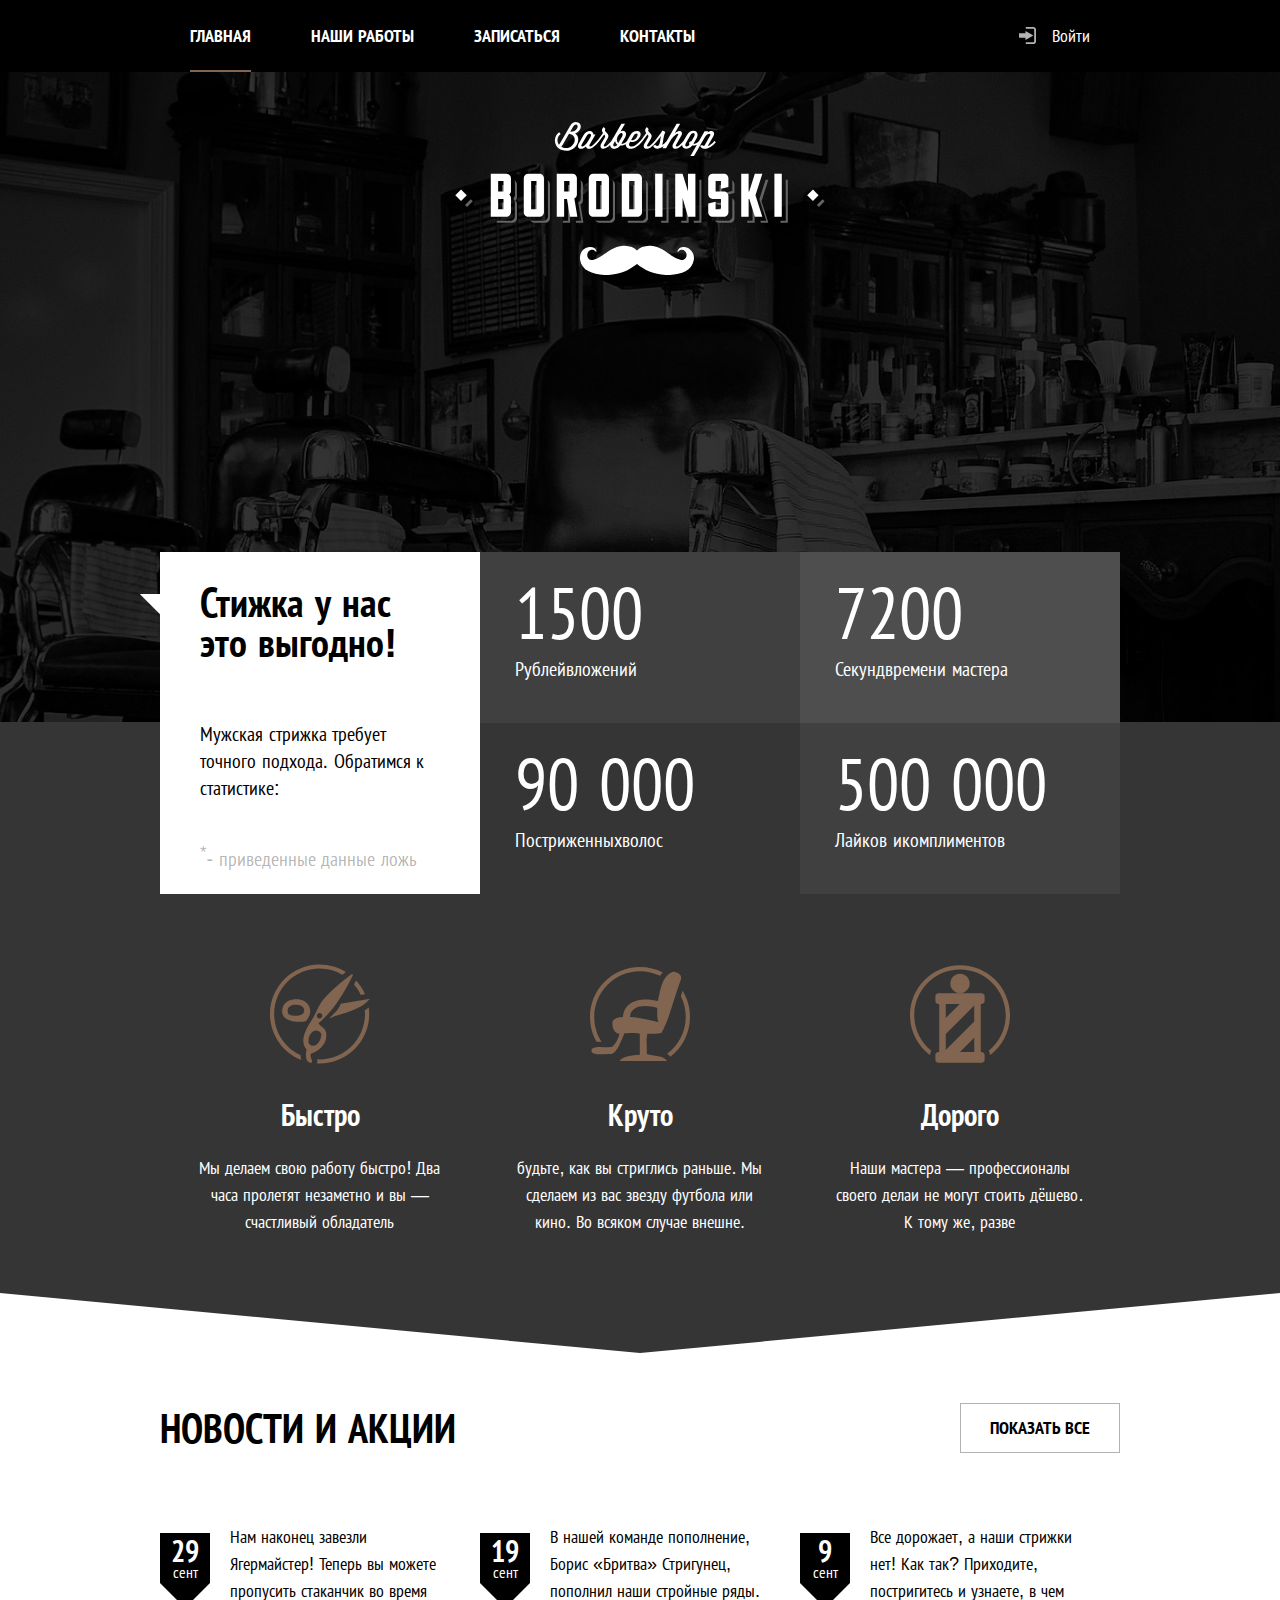
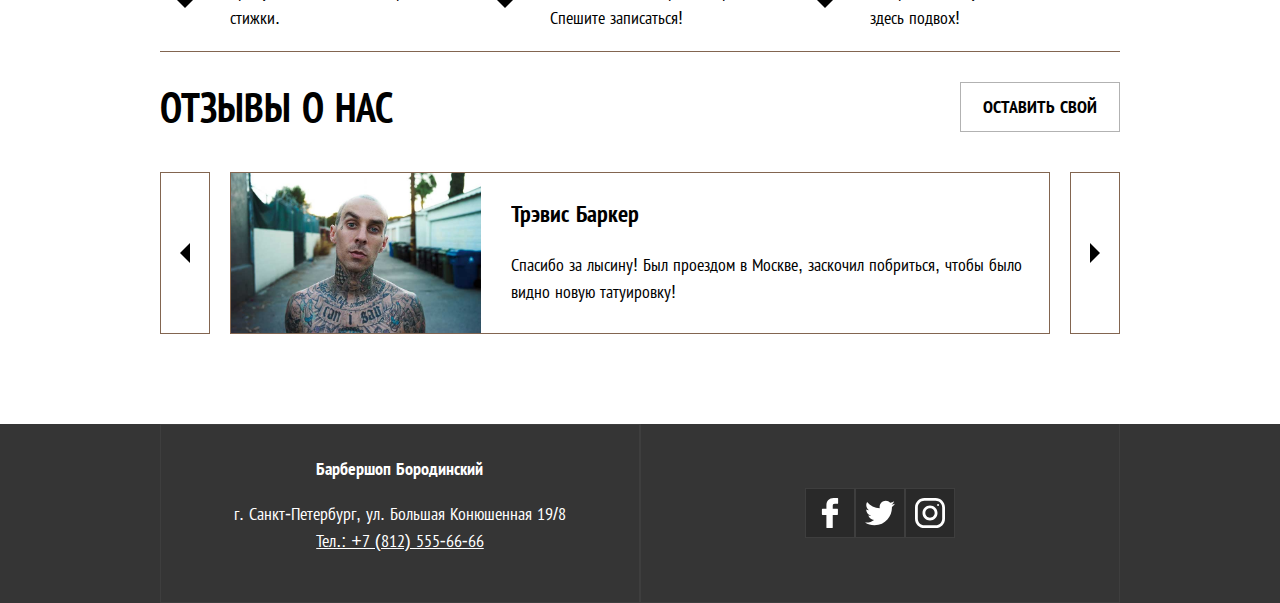
<file: index.html>
<!DOCTYPE html>
<html lang="en">

<head>
  <meta charset="UTF-8" />
  <meta name="viewport" content="width=device-width, initial-scale=1.0" />
  <meta http-equiv="X-UA-Compatible" content="ie=edge" />
  <link rel="stylesheet" href="css/style.css" />
  <title>Home page</title>
</head>

<body>
  <header class="page-header">
    <div class="page-header__logo">
      <a>
        <picture>
          <source media="(min-width: 1200px)" srcset="img/logotype-desktop.svg" />
          <source media="(min-width:768px)" srcset="img/logotype-tablet.svg" />
          <img class="page-header__logo-image" src="img/logotype-mobile.svg" width="226" height="30"
            alt="Барбершоп «Бородинский»" />
        </picture>
      </a>
    </div>
    <nav class="main-nav main-nav--closed main-nav--nojs">
      <button class="main-nav__toggle" type="button">
        <span class="visually-hidden">Открыть меню</span>
      </button>
      <div class="main-nav__wrapper">
        <ul class="main-nav__list site-list">
          <li class="list-item list-item--active"><a>Главная</a></li>
          <li class="list-item ">
            <a href="photo.html">Наши работы</a>
          </li>
          <li class="list-item ">
            <a href="form.html">Записаться</a>
          </li>
          <li class="list-item ">
            <a href="#">Контакты</a>
          </li>
        </ul>
        <ul class="main-nav__list site-user">
          <li class="list-user">
            <a href="#" id="open-modal">
              <svg class="enter-icon" version="1.1" id="Capa_1" xmlns="http://www.w3.org/2000/svg"
                xmlns:xlink="http://www.w3.org/1999/xlink" x="0px" y="0px" width="17px" height="17px"
                viewBox="0 0 95.667 95.667" style="enable-background:new 0 0 95.667 95.667;" xml:space="preserve">
                <g>
                  <g>
                    <path
                      d="M39.173,72.344l39.447-22.777c0.619-0.356,1-1.018,1-1.731s-0.381-1.375-1-1.732L39.173,23.324
                			c-0.619-0.357-1.381-0.357-2,0c-0.619,0.357-1,1.018-1,1.732v10.605H2.121c-1.104,0-2,0.896-2,2v20.344c0,1.104,0.896,2,2,2
                			h34.053v10.604c0,0.716,0.381,1.375,1,1.732c0.31,0.18,0.655,0.268,1,0.268C38.519,72.609,38.864,72.521,39.173,72.344z" />
                    <path d="M80.775,0H40.026c-1.104,0-2,0.896-2,2v6c0,1.104,0.896,2,2,2h40.749c2.632,0,4.771,2.141,4.771,4.771v66.125
                			c0,2.631-2.141,4.771-4.771,4.771H40.026c-1.104,0-2,0.896-2,2v6c0,1.104,0.896,2,2,2h40.749c8.146,0,14.771-6.627,14.771-14.771
                			V14.772C95.546,6.627,88.92,0,80.775,0z" />
                  </g>
                </g>
              </svg>

              Войти</a>
          </li>
        </ul>
      </div>
    </nav>
  </header>

  <section class="stats">
    <header class="stats__header">
      <h2 class="visually-hidden">Статистика Барбершопа</h2>
      <b class="stats__slogan">Стижка у нас <br />это выгодно!</b>
      <p class="stats__intro">
        Мужская стрижка требует точного подхода. Обратимся к статистике:
      </p>
      <small class="stats__legend">
        <sup>*</sup>- приведенные данные ложь
      </small>
    </header>
    <table class="stats__list">
      <tr>
        <td class="stats__value">1500</td>
        <td class="stats__field">Рублей<br>вложений</td>
      </tr>
      <tr>
        <td class="stats__value">7200</td>
        <td class="stats__field">Секунд<br>времени мастера</td>
      </tr>
      <tr>
        <td class="stats__value">90 000</td>
        <td class="stats__field">Постриженных<br>волос</td>
      </tr>
      <tr>
        <td class="stats__value">500 000</td>
        <td class="stats__field">Лайков и<br>комплиментов</td>
      </tr>
    </table>
  </section>

  <div class="advanteg__wrapper">
    <section class="advanteg">
      <h2 class="visually-hidden">Преимущества барбершопа</h2>
      <div class="advanteg__item advanteg__item--visualy">
        <img class="advanteg-pic" src="img/advanteg-1.svg" width="100" height="100" alt="Быстро" />
        <b class="advanteg-header">Быстро</b>
        <p class="=advanteg-text">
          Мы делаем свою работу быстро! Два часа пролетят незаметно и вы —
          счастливый обладатель
        </p>
      </div>
      <div class="advanteg__item">
        <img class="advanteg-pic" src="img/advanteg-2.svg" width="100" height="100" alt="Круто" />
        <b class="advanteg-header">Круто</b>
        <p class="=advanteg-text">
          будьте, как вы стриглись раньше. Мы сделаем из вас звезду футбола
          или кино. Во всяком случае внешне.
        </p>
      </div>
      <div class="advanteg__item">
        <img class="advanteg-pic" src="img/advanteg-3.svg" width="100" height="100" alt="Дорого" />
        <b class="advanteg-header">Дорого</b>
        <p class="=advanteg-text">
          Наши мастера — профессионалы своего делаи не могут стоить дёшево. К
          тому же, разве
        </p>
      </div>
    </section>
  </div>
  <div class="news-wrapper">
    <section class="news">
      <h2 class="news__header">Новости и акции</h2>
      <button class="button button-news">показать все</button>
      <article class="news-item">
        <span class="news-item__date">29 <br /><span class="news-item__month">сент</span></span>
        <a href="#" class="news-item__link">Нам наконец завезли Ягермайстер! Теперь вы можете пропусить
          стаканчик во время стижки.</a>
      </article>
      <article class="news-item">
        <span class="news-item__date">19 <br /><span class="news-item__month">сент</span>
        </span>
        <a href="#" class="news-item__link">В нашей команде пополнение, Борис «Бритва» Стригунец, пополнил наши
          стройные ряды. Спешите записаться!</a>
      </article>
      <article class="news-item news-item--close-mob  news-item--close-laptop">
        <span class="news-item__date">9 <br /><span class="news-item__month">сент</span>
        </span>
        <a href="#" class="news-item__link">Все дорожает, а наши стрижки нет! Как так? Приходите, постригитесь
          и узнаете, в чем здесь подвох!</a>
      </article>
    </section>
  </div>

  <div class="reviews-wrapper">
    <section class="reviews">
      <h2 class="reviews-header">Отзывы о нас</h2>
      <button class="button button-revievs">Оставить свой</button>
      <button class="button-slide button-slide--left">
        <span class="visually-hidden">Влево</span>
        <span class="button-slide__left-corner"></span>
      </button>
      <div class="reviews-content">
        <img src="img/Layer-32.jpg" width="50" alt="layer" />
        <div class="reviews-content__block">
          <p class="reviews-content__name">Трэвис Баркер</p>
          <p class="reviews-content__text">
            Спасибо за лысину! Был проездом в Москве, заскочил побриться,
            чтобы было видно новую татуировку!
          </p>
        </div>
      </div>
      <button class="button-slide button-slide--right">
        <span class="visually-hidden">Вправо</span>
        <span class="button-slide__right-corner"></span>
      </button>
    </section>
  </div>

  <footer class="footer">
    <section class="footer-adress">
      <h4 class="footer-adress__header">Барбершоп Бородинский</h4>
      <p class="footer-adress__street">
        г. Санкт-Петербург, ул. Большая Конюшенная 19/8<br /><a href="#">Тел.: +7 (812) 555-66-66</a>
      </p>
    </section>
    <section class="footer-socmedia">
      <ul>
        <li class="footer-socmedia__item">
          <a href="#"><img src="img/facebook-logo.svg" alt="" width="50" height="50" /></a>
        </li>
        <li class="footer-socmedia__item">
          <a href="#"><img src="img/twitter.svg" alt="" width="50" height="50" /></a>
        </li>
        <li class="footer-socmedia__item">
          <a href="#"><img src="img/instagram.svg" alt="" width="50" height="50" /></a>
        </li>
      </ul>
    </section>
  </footer>

  <div id="myModal" class="modal">
    <div class="modal-content">
      <h2 class="modal-content__header">Личный кабинет</h2>
      <p class="modal-content__text">
        Введите свой логин и пароль, чтобы войти
      </p>
      <form>
        <label class="form-input">
          <input class="form-input__login modal-content__login" type="text" name="login" placeholder="Логин" required />
        </label>
        <label for="password" class="form-input">
          <input class="form-input__password modal-content__password" type="password" name="password" id="password"
            placeholder="Пароль" required />
        </label>
        <label for="check" class="form-check">
          <input type="checkbox" id="check" class="check-input" />
          <span class="form-input__check"></span>
          Запомните меня
        </label>
        <a href="#" class="modal-content__foggot">Я забыл пароль!</a>
        <label for="form-submit">
          <input type="submit" class="button form-submit__button" value="Войти" />
        </label>
        <button id="close-modal" class="modal-content__close button">
          Выйти
        </button>
      </form>
    </div>
  </div>
</body>
<script src="script/main.js"></script>

</html>
</file>
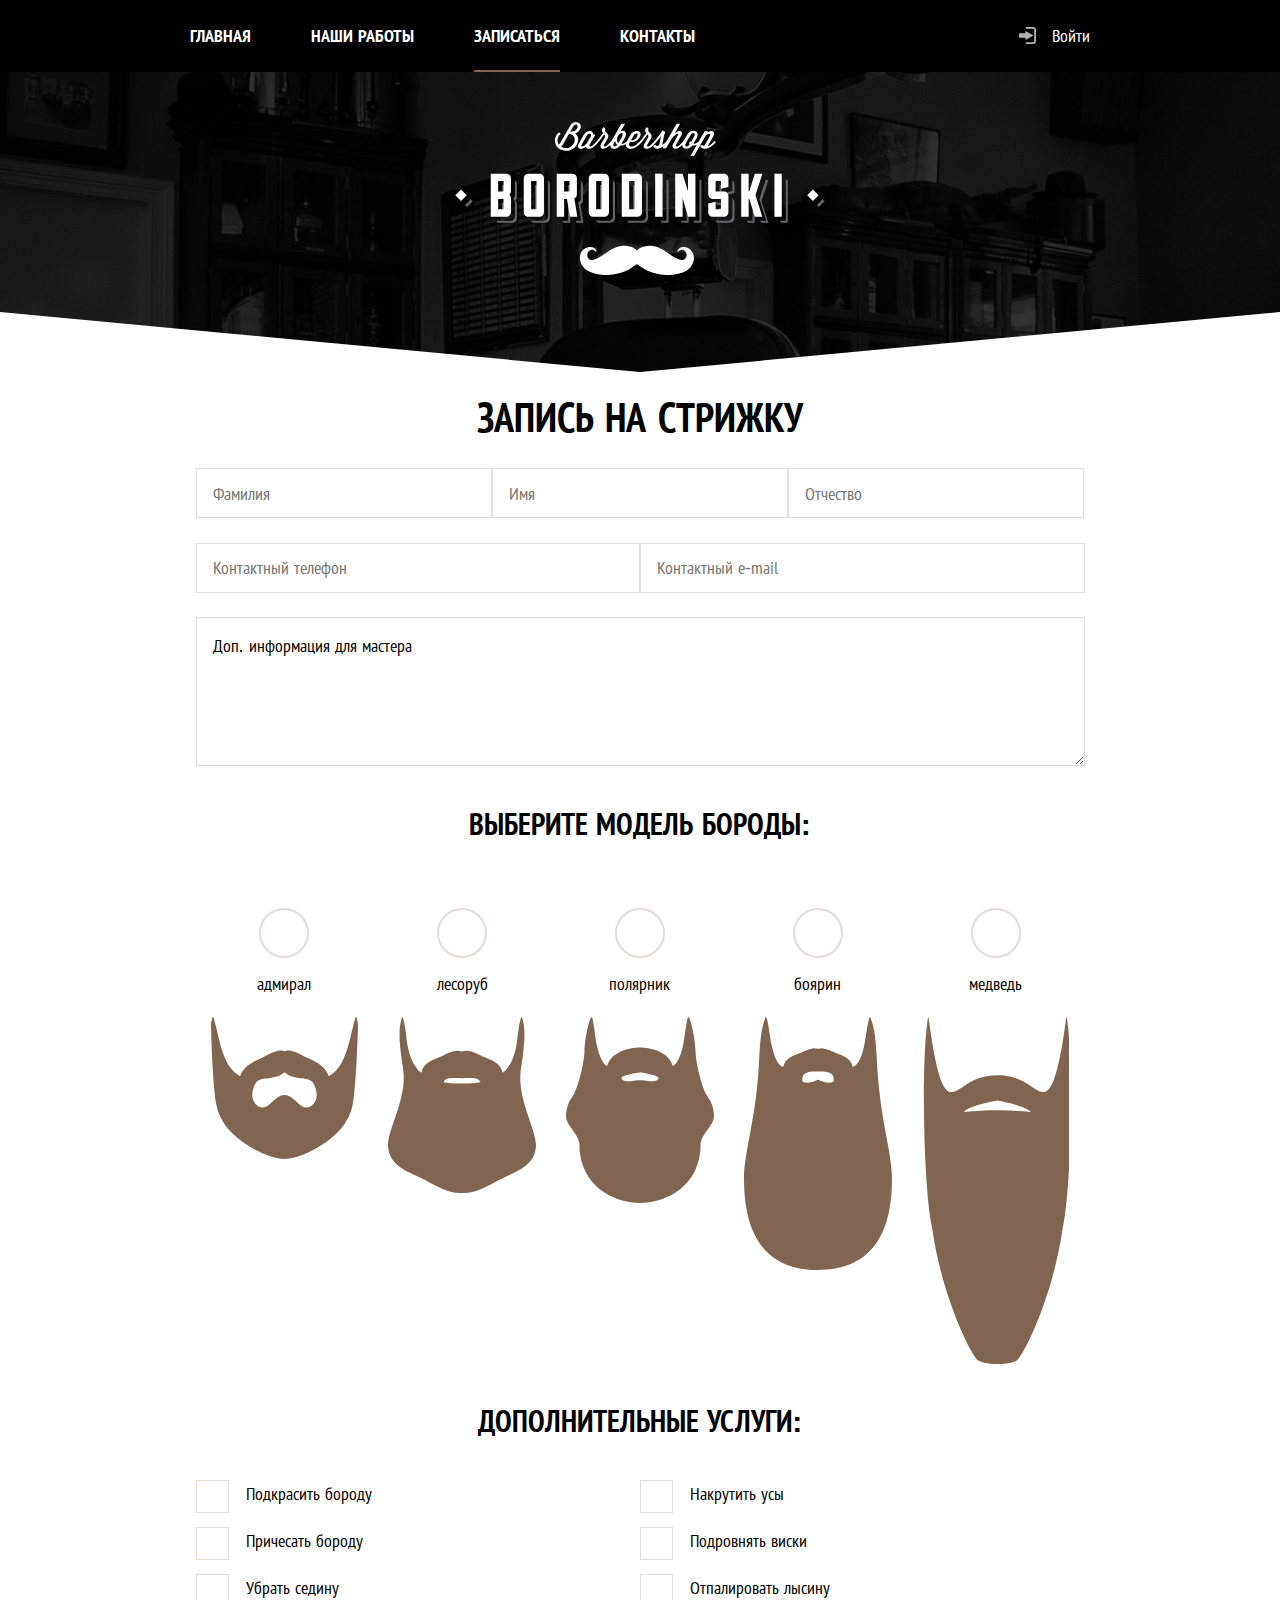
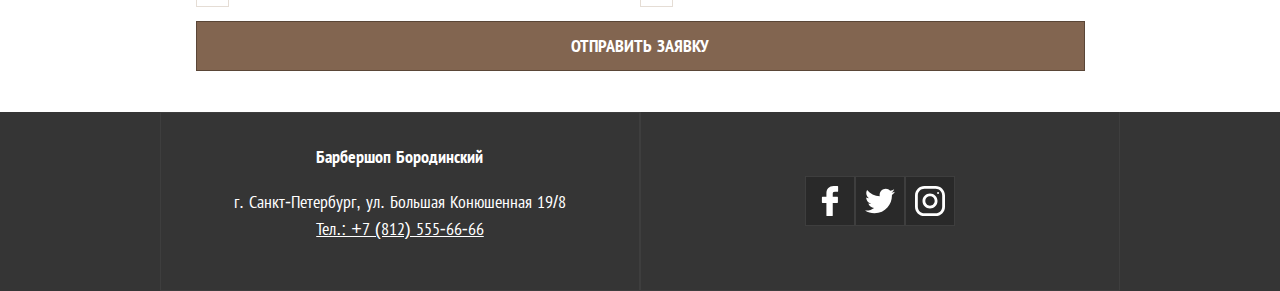
<file: form.html>
<!DOCTYPE html>
<html lang="en">

<head>
    <meta charset="UTF-8" />
    <meta name="viewport" content="width=device-width, initial-scale=1.0" />
    <meta http-equiv="X-UA-Compatible" content="ie=edge" />
    <link rel="stylesheet" href="css/style.css" />
    <title>Form</title>
</head>

<body>
    <header class="page-header">
        <div class="page-header__logo">
            <a>
                <picture>
                    <source media="(min-width: 1200px)" srcset="img/logotype-desktop.svg" />
                    <source media="(min-width:768px)" srcset="img/logotype-tablet.svg" />
                    <img class="page-header__logo-image" src="img/logotype-mobile.svg" width="226" height="30"
                        alt="Барбершоп «Бородинский»" />
                </picture>
            </a>
        </div>
        <nav class="main-nav main-nav--closed main-nav--nojs">
            <button class="main-nav__toggle" type="button">
                <span class="visually-hidden">Открыть меню</span>
            </button>
            <div class="main-nav__wrapper">
                <ul class="main-nav__list site-list">
                    <li class="list-item ">
                        <a href="index.html">Главная</a></li>
                    <li class="list-item ">
                        <a href="photo.html">Наши работы</a>
                    </li>
                    <li class="list-item list-item--active">
                        <a>Записаться</a>
                    </li>
                    <li class="list-item ">
                        <a href="#">Контакты</a>
                    </li>
                </ul>
                <ul class="main-nav__list site-user">
                    <li class="list-user">
                        <a href="#" id="open-modal">
                            <svg class="enter-icon" version="1.1" id="Capa_1" xmlns="http://www.w3.org/2000/svg"
                                xmlns:xlink="http://www.w3.org/1999/xlink" x="0px" y="0px" width="17px" height="17px"
                                viewBox="0 0 95.667 95.667" style="enable-background:new 0 0 95.667 95.667;"
                                xml:space="preserve">
                                <g>
                                    <g>
                                        <path
                                            d="M39.173,72.344l39.447-22.777c0.619-0.356,1-1.018,1-1.731s-0.381-1.375-1-1.732L39.173,23.324
                			c-0.619-0.357-1.381-0.357-2,0c-0.619,0.357-1,1.018-1,1.732v10.605H2.121c-1.104,0-2,0.896-2,2v20.344c0,1.104,0.896,2,2,2
                			h34.053v10.604c0,0.716,0.381,1.375,1,1.732c0.31,0.18,0.655,0.268,1,0.268C38.519,72.609,38.864,72.521,39.173,72.344z" />
                                        <path d="M80.775,0H40.026c-1.104,0-2,0.896-2,2v6c0,1.104,0.896,2,2,2h40.749c2.632,0,4.771,2.141,4.771,4.771v66.125
                			c0,2.631-2.141,4.771-4.771,4.771H40.026c-1.104,0-2,0.896-2,2v6c0,1.104,0.896,2,2,2h40.749c8.146,0,14.771-6.627,14.771-14.771
                			V14.772C95.546,6.627,88.92,0,80.775,0z" />
                                    </g>
                                </g>
                            </svg>

                            Войти</a>
                    </li>
                </ul>
            </div>
        </nav>
    </header>


    <div class="page__wrapper">
        <section class="main-form">
            <h2 class="main-form__header">Запись на стрижку</h2>
            <form action="#" method="post">
                <fieldset class="field-name">
                    <legend class="visually-hidden">Имя</legend>
                    <label>
                        <input class="main-form__name" type="text" name="name-first" placeholder="Фамилия" required>
                    </label>
                    <label>
                        <input class="main-form__name" type="text" name="name-second" placeholder="Имя" required>
                    </label>
                    <label>
                        <input class="main-form__name" type="text" name="name-third" placeholder="Отчество" required>
                    </label>
                </fieldset>
                <fieldset class="field-contacts">
                    <legend class="visually-hidden">Адресс</legend>
                    <label>
                        <input class="main-form__contacts" type="tel" name="tel" placeholder="Контактный телефон"
                            pattern="[0-9]{3}-[0-9]{3}-[0-9]{4}" required>
                    </label>
                    <label>
                        <input class="main-form__contacts" type="email" placeholder="Контактный e-mail" required>
                    </label>
                </fieldset>
                <fieldset class="field-info">
                    <legend class="visually-hidden">Доп информация</legend>
                    <label>
                        <textarea class="field-info__area" name="infoMaster"
                            rows="5">Доп. информация для мастера</textarea>
                    </label>
                </fieldset>

                <h2 class="beard-choice">Выберите модель бороды:</h2>
                <fieldset class="field-beard">
                    <legend class="visually-hidden">Борода</legend>
                    <label class="beard">
                        <input type="radio" class="radio-input" name="name1">
                        <span class="beard__radio"></span><br>адмирал
                        <img src="img/beard-1.svg" alt="beard-1" class="beard-img">
                    </label>
                    <label class="beard">
                        <input type="radio" class="radio-input" name="name1">
                        <span class="beard__radio"></span><br>
                        лесоруб
                        <img src="img/beard-2.svg" alt="beard-2" class="beard-img">
                    </label>
                    <label class="beard">
                        <input type="radio" class="radio-input" name="name1">
                        <span class="beard__radio"></span><br>
                        полярник
                        <img src="img/beard-3.svg" alt="beard-3" class="beard-img">
                    </label>
                    <label class="beard">
                        <input type="radio" class="radio-input" name="name1">
                        <span class="beard__radio"></span><br>
                        боярин
                        <img src="img/beard-4.svg" alt="beard-4" class="beard-img">
                    </label>
                    <label class="beard">
                        <input type="radio" class="radio-input" name="name1">
                        <span class="beard__radio"></span><br>
                        медведь
                        <img src="img/beard-5.svg" alt="beard-5" class="beard-img">
                    </label>
                </fieldset>

                <h2 class="options-choice">Дополнительные услуги:</h2>
                <fieldset class="field-options">
                    <legend class="visually-hidden">Дополнительные услуги</legend>
                    <label class="main-form__check">
                        <input type="checkbox" class="check-input">
                        <span class="form-input__check main-input__check"></span>
                        Подкрасить бороду
                    </label>
                    <label class="main-form__check">
                        <input type="checkbox" class="check-input">
                        <span class="form-input__check main-input__check"></span>
                        Накрутить усы
                    </label>
                    <label class="main-form__check">
                        <input type="checkbox" class="check-input">
                        <span class="form-input__check main-input__check"></span>
                        Причесать бороду
                    </label>
                    <label class="main-form__check">
                        <input type="checkbox" class="check-input">
                        <span class="form-input__check main-input__check"></span>
                        Подровнять виски
                    </label>
                    <label class="main-form__check">
                        <input type="checkbox" class="check-input">
                        <span class="form-input__check main-input__check"></span>
                        Убрать седину
                    </label>
                    <label class="main-form__check">
                        <input type="checkbox" class="check-input">
                        <span class="form-input__check main-input__check"></span>
                        Отпалировать лысину
                    </label>
                    <input type="submit" class="button main-submit__button" value="Отправить заявку" />
                </fieldset>
            </form>
        </section>
    </div>

    <footer class="footer">
        <section class="footer-adress">
            <h4 class="footer-adress__header">Барбершоп Бородинский</h4>
            <p class="footer-adress__street">
                г. Санкт-Петербург, ул. Большая Конюшенная 19/8<br /><a href="#">Тел.: +7 (812) 555-66-66</a>
            </p>
        </section>
        <section class="footer-socmedia">
            <ul>
                <li class="footer-socmedia__item">
                    <a href="#"><img src="img/facebook-logo.svg" alt="" width="50" height="50" /></a>
                </li>
                <li class="footer-socmedia__item">
                    <a href="#"><img src="img/twitter.svg" alt="" width="50" height="50" /></a>
                </li>
                <li class="footer-socmedia__item">
                    <a href="#"><img src="img/instagram.svg" alt="" width="50" height="50" /></a>
                </li>
            </ul>
        </section>
    </footer>

    <div id="myModal" class="modal">
        <div class="modal-content">
            <h2 class="modal-content__header">Личный кабинет</h2>
            <p class="modal-content__text">
                Введите свой логин и пароль, чтобы войти
            </p>
            <form>
                <label class="form-input">
                    <input class="form-input__login modal-content__login" type="text" name="login" placeholder="Логин"
                        required />
                </label>
                <label for="password" class="form-input">
                    <input class="form-input__password modal-content__password" type="password" name="password"
                        id="password" placeholder="Пароль" required />
                </label>
                <label for="check" class="form-check">
                    <input type="checkbox" id="check" class="check-input" />
                    <span class="form-input__check"></span>
                    Запомните меня
                </label>
                <a href="#" class="modal-content__foggot">Я забыл пароль!</a>
                <label for="form-submit">
                    <input type="submit" class="button form-submit__button" value="Войти" />
                </label>
                <button id="close-modal" class="modal-content__close button">
                    Выйти
                </button>
            </form>
        </div>
    </div>
    <script src="script/main.js"></script>

</body>

</html>
</file>
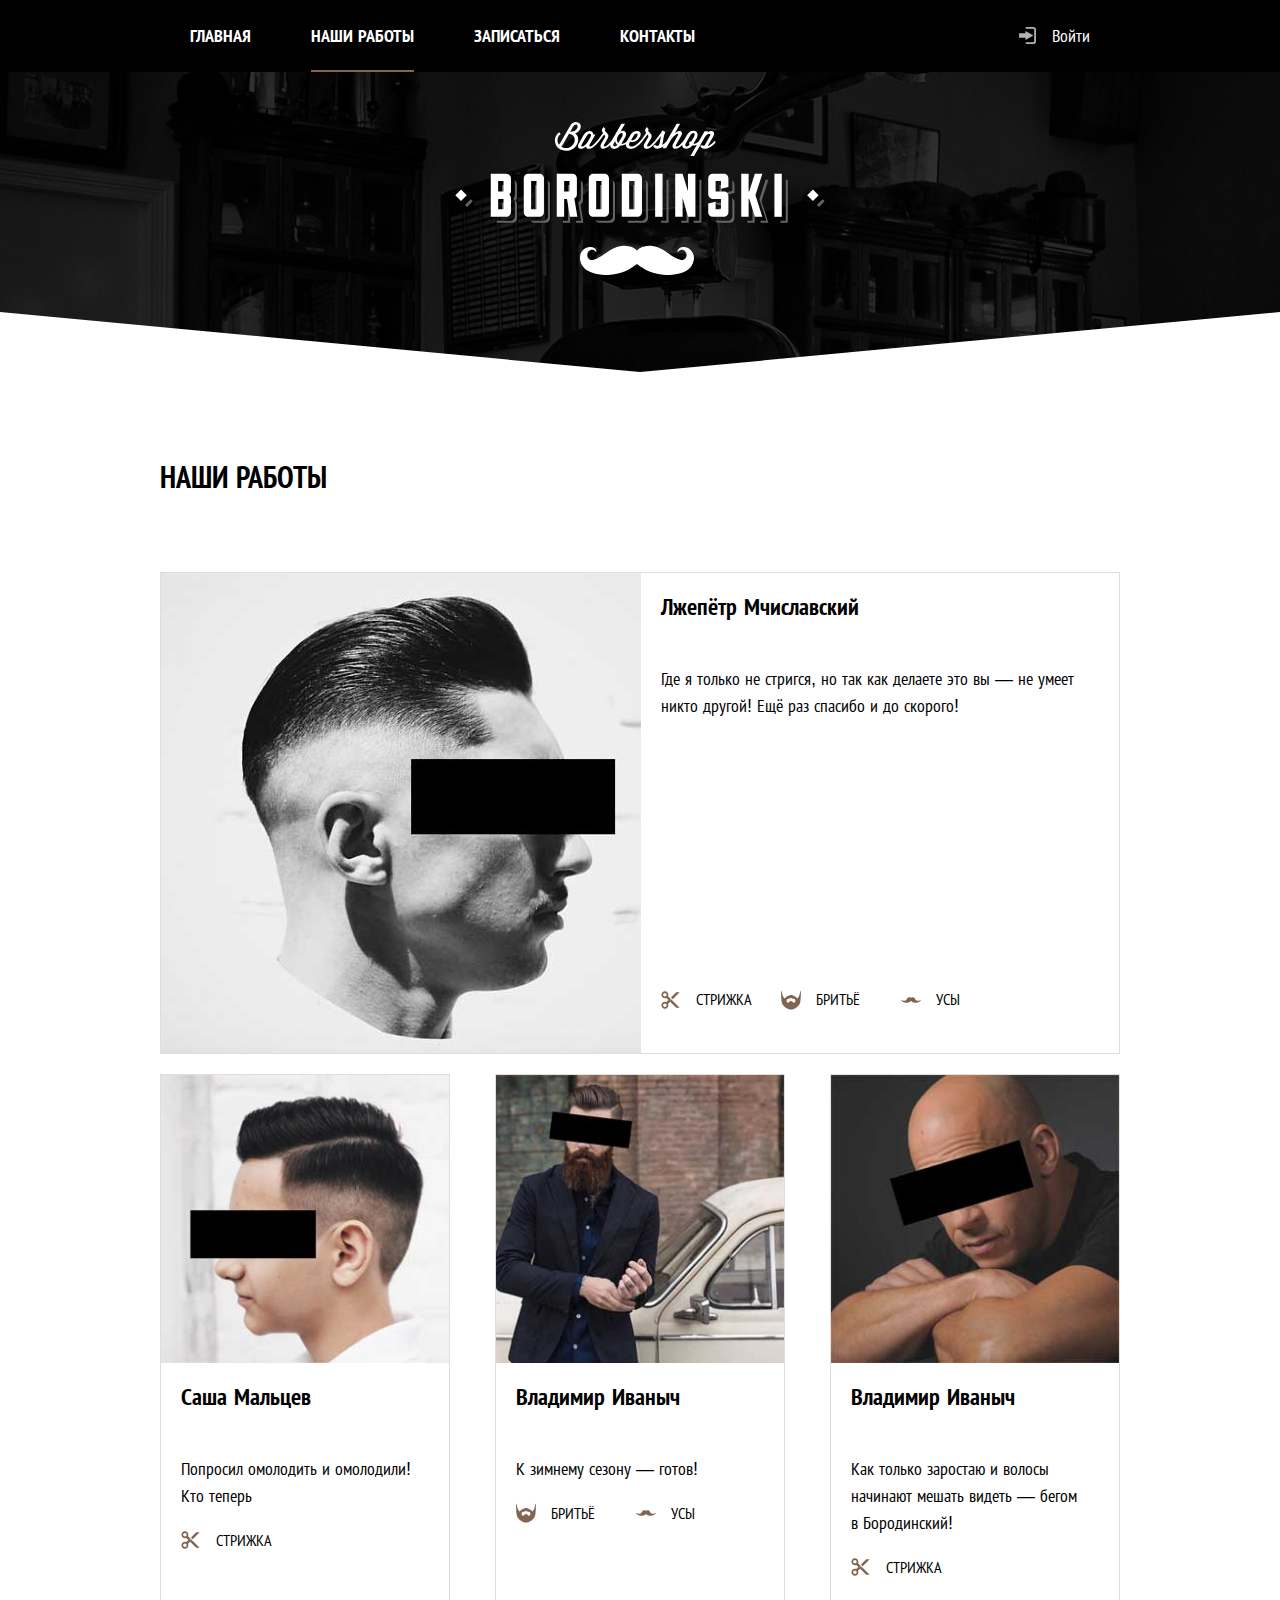
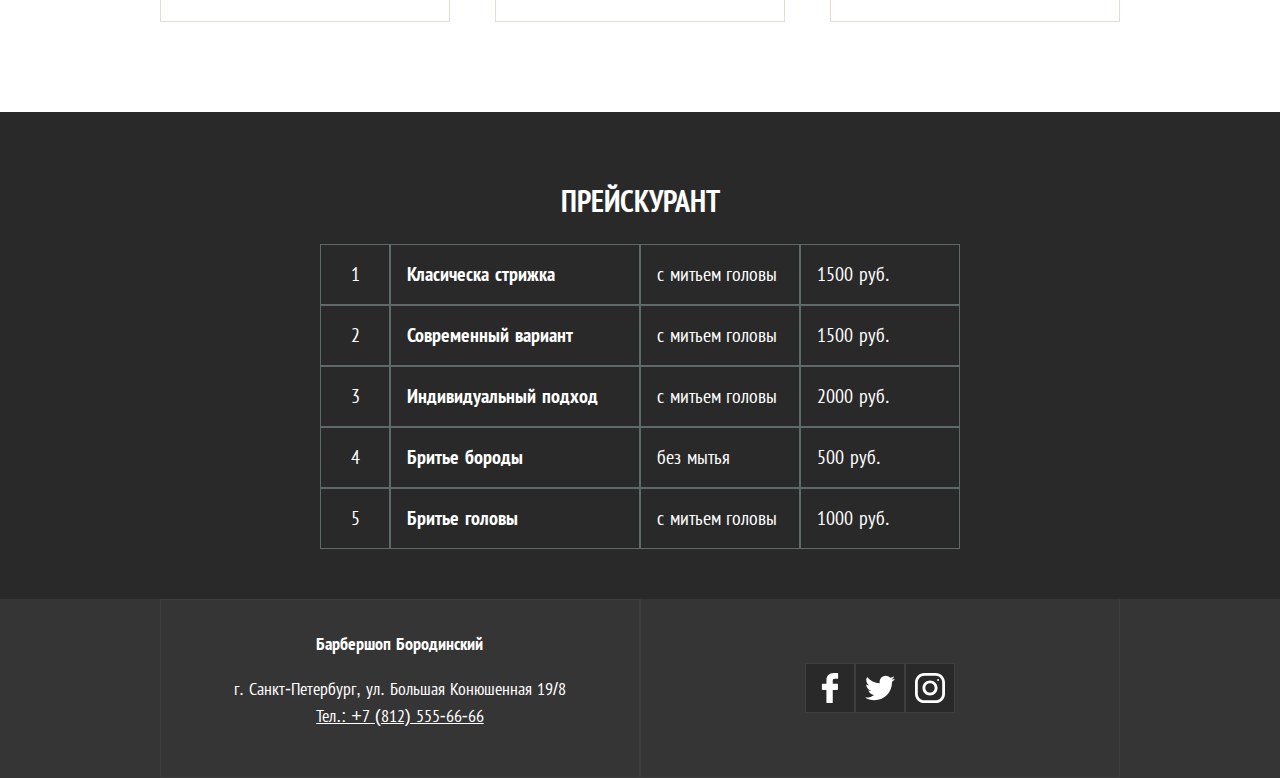
<file: photo.html>
<!DOCTYPE html>
<html lang="en">

<head>
    <meta charset="UTF-8" />
    <meta name="viewport" content="width=device-width, initial-scale=1.0" />
    <meta http-equiv="X-UA-Compatible" content="ie=edge" />
    <link rel="stylesheet" href="css/style.css" />
    <title>Home page</title>
</head>

<body>
    <header class="page-header">
        <div class="page-header__logo">
            <a>
                <picture>
                    <source media="(min-width: 1200px)" srcset="img/logotype-desktop.svg" />
                    <source media="(min-width:768px)" srcset="img/logotype-tablet.svg" />
                    <img class="page-header__logo-image" src="img/logotype-mobile.svg" width="226" height="30"
                        alt="Барбершоп «Бородинский»" />
                </picture>
            </a>
        </div>
        <nav class="main-nav main-nav--closed main-nav--nojs">
            <button class="main-nav__toggle" type="button">
                <span class="visually-hidden">Открыть меню</span>
            </button>
            <div class="main-nav__wrapper">
                <ul class="main-nav__list site-list">
                    <li class="list-item"><a href="index.html">Главная</a></li>
                    <li class="list-item list-item--active">
                        <a>Наши работы</a>
                    </li>
                    <li class="list-item ">
                        <a href="form.html">Записаться</a>
                    </li>
                    <li class="list-item ">
                        <a href="#">Контакты</a>
                    </li>
                </ul>
                <ul class="main-nav__list site-user">
                    <li class="list-user">
                        <a href="#" id="open-modal">
                            <svg class="enter-icon" version="1.1" id="Capa_1" xmlns="http://www.w3.org/2000/svg"
                                xmlns:xlink="http://www.w3.org/1999/xlink" x="0px" y="0px" width="17px" height="17px"
                                viewBox="0 0 95.667 95.667" style="enable-background:new 0 0 95.667 95.667;"
                                xml:space="preserve">
                                <g>
                                    <g>
                                        <path
                                            d="M39.173,72.344l39.447-22.777c0.619-0.356,1-1.018,1-1.731s-0.381-1.375-1-1.732L39.173,23.324
                			c-0.619-0.357-1.381-0.357-2,0c-0.619,0.357-1,1.018-1,1.732v10.605H2.121c-1.104,0-2,0.896-2,2v20.344c0,1.104,0.896,2,2,2
                			h34.053v10.604c0,0.716,0.381,1.375,1,1.732c0.31,0.18,0.655,0.268,1,0.268C38.519,72.609,38.864,72.521,39.173,72.344z" />
                                        <path d="M80.775,0H40.026c-1.104,0-2,0.896-2,2v6c0,1.104,0.896,2,2,2h40.749c2.632,0,4.771,2.141,4.771,4.771v66.125
                			c0,2.631-2.141,4.771-4.771,4.771H40.026c-1.104,0-2,0.896-2,2v6c0,1.104,0.896,2,2,2h40.749c8.146,0,14.771-6.627,14.771-14.771
                			V14.772C95.546,6.627,88.92,0,80.775,0z" />
                                    </g>
                                </g>
                            </svg>

                            Войти</a>
                    </li>
                </ul>
            </div>
        </nav>
    </header>

    <div class="page__wrapper work-wrapper">
        <section class="works">
            <h2 class="work-header">Наши работы</h2>
            <article class="works-item works-item--work-of-month">
                <picture>
                    <source media="(min-width: 1200px)"
                        srcset="img/photo-1-desktop.jpg 1x, img/photo-1-desktop@2x.jpg 2x">
                    <source media="(min-width: 768px)" srcset="img/photo-1-tablet.jpg 1x, img/photo-1-tablet@2x.jpg 2x">
                    <img class="works-item__image" src="img/photo-1-mobile.jpg" srcset="img/photo-1-mobile@2x.jpg 2x"
                        width="280" height="480" alt="Пример нашей работы">
                </picture>
                <div class="works-item__reviev">
                    <h2 class="works-item__title">Лжепётр Мчиславский</h2>
                    <blockquote class="works-item__text">Где я только не стригся, но так как делаете это вы — не умеет
                        никто
                        другой! Ещё раз спасибо и до скорого!</blockquote>
                    <ul class="works-item__parameter-list">
                        <li class="works-item__parameter-item works-item__parameter-item--haircut"><img
                                src="img/scissors-icon.svg" alt="scissors-icon" width="22" height="22"> Стрижка</li>
                        <li class="works-item__parameter-item works-item__parameter-item--shaving"><img
                                src="img/beard-icon.svg" alt="beard-icon" width="22" height="22">Бритьё</li>
                        <li class="works-item__parameter-item works-item__parameter-item--mustache"><img
                                src="img/mustache-icon.svg" alt="mustache-icon" width="22" height="22">Усы</li>
                    </ul>
                </div>
            </article>

            <article class="works-item">
                <picture>
                    <source media="(min-width: 1200px)"
                        srcset="img/photo-2-desktop.jpg 1x, img/photo-2-desktop@2x.jpg 2x">
                    <source media="(min-width: 768px)" srcset="img/photo-2-tablet.jpg 1x, img/photo-2-tablet@2x.jpg 2x">
                    <img class="works-item__image" src="img/photo-2-mobile.jpg" srcset="img/photo-2-mobile@2x.jpg 2x"
                        width="280" height="175" alt="Пример нашей работы">
                </picture>
                <div class="works-item__reviev">
                    <h2 class="works-item__title">Саша Мальцев</h2>
                    <blockquote class="works-item__text">Попросил омолодить и омолодили! Кто теперь </blockquote>
                    <ul class="works-item__parameter-list">
                        <li class="works-item__parameter-item works-item__parameter-item--haircut">
                            <img src="img/scissors-icon.svg" alt="scissors-icon" width="22" height="22"> Стрижка</li>
                    </ul>
                </div>
            </article>

            <article class="works-item">
                <picture>
                    <source media="(min-width: 1200px)"
                        srcset="img/photo-3-desktop.jpg 1x, img/photo-3-desktop@2x.jpg 2x">
                    <source media="(min-width: 768px)" srcset="img/photo-3-tablet.jpg 1x, img/photo-3-tablet@2x.jpg 2x">
                    <img class="works-item__image" src="img/photo-3-mobile.jpg" srcset="img/photo-3-mobile@2x.jpg 2x"
                        width="280" height="175" alt="Пример нашей работы">
                </picture>
                <div class="works-item__reviev">
                    <h2 class="works-item__title">Владимир Иваныч</h2>
                    <blockquote class="works-item__text">К зимнему сезону — готов!</blockquote>
                    <ul class="works-item__parameter-list">
                        <li class="works-item__parameter-item works-item__parameter-item--shaving"><img
                                src="img/beard-icon.svg" alt="beard-icon" width="22" height="22">Бритьё</li>
                        <li class="works-item__parameter-item works-item__parameter-item--mustache"><img
                                src="img/mustache-icon.svg" alt="mustache-icon" width="22" height="22">Усы</li>
                    </ul>
                </div>
            </article>

            <article class="works-item">
                <picture>
                    <source media="(min-width: 1200px)"
                        srcset="img/photo-4-desktop.jpg 1x, img/photo-4-desktop@2x.jpg 2x">
                    <source media="(min-width: 768px)" srcset="img/photo-4-tablet.jpg 1x, img/photo-4-tablet@2x.jpg 2x">
                    <img class="works-item__image" src="img/photo-4-mobile.jpg" srcset="img/photo-4-mobile@2x.jpg 2x"
                        width="280" height="175" alt="Пример нашей работы">
                </picture>
                <div class="works-item__reviev">
                    <h2 class="works-item__title">Владимир Иваныч</h2>
                    <blockquote class="works-item__text">Как только заростаю и волосы начинают мешать видеть — бегом в
                        Бородинский!</blockquote>
                    <ul class="works-item__parameter-list">
                        <li class="works-item__parameter-item works-item__parameter-item--haircut"><img
                                src="img/scissors-icon.svg" alt="scissors-icon" width="22" height="22"> Стрижка</li>
                    </ul>
                </div>
            </article>
        </section>
    </div>

    <div class="price-wrapper">
        <section class="price">
            <h2 class="price-header">Прейскурант</h2>
            <table class="price__list">
                <tr>
                    <td class="price__item price__number">1</td>
                    <td class="price__item price__name">Класическа стрижка<br><span class="price__name-dop">(с митьем
                            головы)</span>
                    </td>
                    <td class="price__item price__option">с митьем головы</td>
                    <td class="price__item price__cost">1500 руб.</td>
                </tr>
                <tr>
                    <td class="price__item price__number">2</td>
                    <td class="price__item price__name">Современный вариант<br><span class="price__name-dop">(с митьем
                            головы)</span></td>
                    <td class="price__item price__option">с митьем головы</td>
                    <td class="price__item price__cost">1500 руб.</td>
                </tr>
                <tr>
                    <td class="price__item price__number">3</td>
                    <td class="price__item price__name">Индивидуальный подход<br><span class="price__name-dop">(с
                            митьем головы)</span></td>
                    <td class="price__item price__option">с митьем головы</td>
                    <td class="price__item price__cost">2000 руб.</td>
                </tr>
                <tr>
                    <td class="price__item price__number">4</td>
                    <td class="price__item price__name">Бритье бороды<br><span class="price__name-dop">(с митьем
                            головы)</span></td>
                    <td class="price__item price__option">без мытья</td>
                    <td class="price__item price__cost">500 руб.</td>
                </tr>
                <tr>
                    <td class="price__item price__number">5</td>
                    <td class="price__item price__name">Бритье головы<br><span class="price__name-dop">(с митьем
                            головы)</span></td>
                    <td class="price__item price__option">с митьем головы</td>
                    <td class="price__item price__cost">1000 руб.</td>
                </tr>
            </table>
        </section>
    </div>

    <footer class="footer">
        <section class="footer-adress">
            <h4 class="footer-adress__header">Барбершоп Бородинский</h4>
            <p class="footer-adress__street">
                г. Санкт-Петербург, ул. Большая Конюшенная 19/8<br /><a href="#">Тел.: +7 (812) 555-66-66</a>
            </p>
        </section>
        <section class="footer-socmedia">
            <ul>
                <li class="footer-socmedia__item">
                    <a href="#"><img src="img/facebook-logo.svg" alt="" width="50" height="50" /></a>
                </li>
                <li class="footer-socmedia__item">
                    <a href="#"><img src="img/twitter.svg" alt="" width="50" height="50" /></a>
                </li>
                <li class="footer-socmedia__item">
                    <a href="#"><img src="img/instagram.svg" alt="" width="50" height="50" /></a>
                </li>
            </ul>
        </section>
    </footer>

    <div id="myModal" class="modal">
        <div class="modal-content">
            <h2 class="modal-content__header">Личный кабинет</h2>
            <p class="modal-content__text">
                Введите свой логин и пароль, чтобы войти
            </p>
            <form>
                <label class="form-input">
                    <input class="form-input__login modal-content__login" type="text" name="login" placeholder="Логин"
                        required />
                </label>
                <label for="password" class="form-input">
                    <input class="form-input__password modal-content__password" type="password" name="password"
                        id="password" placeholder="Пароль" required />
                </label>
                <label for="check" class="form-check">
                    <input type="checkbox" id="check" class="check-input" />
                    <span class="form-input__check"></span>
                    Запомните меня
                </label>
                <a href="#" class="modal-content__foggot">Я забыл пароль!</a>
                <label for="form-submit">
                    <input type="submit" class="button form-submit__button" value="Войти" />
                </label>
                <button id="close-modal" class="modal-content__close button">
                    Выйти
                </button>
            </form>
        </div>
    </div>
    <script src="script/main.js"></script>
</body>

</html>
</file>
<file: css/style.css>
/* prefixed by https://autoprefixer.github.io (PostCSS: v7.0.23, autoprefixer: v9.7.3) */

/* prefixed by https://autoprefixer.github.io (PostCSS: v7.0.23, autoprefixer: v9.7.3) */

@font-face {
  font-family: "PT Sans Narrow";
  src: url("../fonts/ptsansnarrow-400-normal.woff2") format("woff2"),
    url("../fonts/ptsansnarrow-400-normal.woff") format("woff"),
    url("../fonts/ptsansnarrow-400-normal.ttf") format("truetype");
  font-weight: 400;
  font-style: normal;
}

@font-face {
  font-family: "PT Sans Narrow";
  src: url("../fonts/ptsansnarrow-700-normal.woff2") format("woff2"),
    url("../fonts/ptsansnarrow-700-normal.woff") format("woff"),
    url("../fonts/ptsansnarrow-700-normal.ttf") format("truetype");
  font-weight: 700;
  font-style: normal;
}

* {
  -webkit-box-sizing: border-box;
  box-sizing: border-box;
}

body {
  margin: 0;
  padding: 0;
  font-family: "PT Sans Narrow", Arial, sans-serif;
  font-size: 18px;
  font-weight: normal;
  line-height: 27px;
  color: #ffffff;
  background-color: #353535;
}

ul {
  margin: 0;
  padding: 0;
  list-style: none;
}

img {
  width: 100%;
  height: auto;
}

.visually-hidden:not(:focus):not(:active) {
  position: absolute;
  width: 1px;
  height: 1px;
  margin: -1px;
  border: 0;
  padding: 0;
  white-space: nowrap;
  -webkit-clip-path: inset(100%);
  clip-path: inset(100%);
  clip: rect(0 0 0 0);
  overflow: hidden;
}

/* header */
.page-header {
  display: -webkit-box;
  display: -ms-flexbox;
  display: flex;
  -webkit-box-orient: vertical;
  -webkit-box-direction: normal;
  -ms-flex-direction: column;
  flex-direction: column;
  min-width: 320px;
}

.page-header__logo {
  height: 85px;
  text-align: center;
  background-color: #242424;
  width: 100%;
  z-index: -5;
}

.page-header__logo img {
  display: block;
  width: 226px;
  height: 30px;
  margin: 0 auto;
  margin-top: 30px;
}

.main-nav {
  position: relative;
  min-height: 50px;
  background-color: #826550;
  width: 100%;
}

.main-nav__list .list-item a,
.main-nav__list .list-user a {
  display: block;
  font-size: 18px;
  font-weight: bold;
  height: 50px;
  line-height: 50px;
  padding-left: 20px;
  text-transform: uppercase;
  color: #ffffff;
  background-color: #826550;
  text-decoration: none;
  border-top: 1px solid #886a5b;
  border-bottom: 1px solid #71543f;
  width: 100vw;
}

.site-list a[href]:active {
  color: rgba(225, 255, 255, 0.3);
}

.main-nav__list .list-user a {
  font-weight: normal;
  background-color: #6a4d38;
  padding-left: 48px;
  min-height: 70vh;
  text-transform: capitalize;
  position: relative;
  border-top: none;
}

.main-nav__list .list-user a:active {
  color: rgba(225, 255, 255, 0.3);
}

.enter-icon {
  position: absolute;
  width: 17px;
  height: 17px;
  top: 17px;
  left: 17px;
  fill: #ffffff;
  opacity: 0.3;
}

@media (max-width: 767px) {
  .main-nav--closed .main-nav__toggle {
    position: absolute;
    width: 70px;
    height: 50px;
    right: 0;
    top: 0;
    background-color: #6a4d38;
    border: none;
  }

  .main-nav--closed .main-nav__toggle::before {
    content: "";
    position: absolute;
    display: block;
    top: 15px;
    left: 17px;
    width: 37px;
    height: 2px;
    background-color: #ffffff;
    -webkit-box-shadow: 0 8px 0 0 #ffffff, 0 16px 0 0 #ffffff;
    box-shadow: 0 8px 0 0 #ffffff, 0 16px 0 0 #ffffff;
  }

  .main-nav--closed .main-nav__toggle:active::before {
    background-color: rgba(225, 255, 255, 0.3);
    -webkit-box-shadow: 0 8px 0 0 rgba(225, 255, 255, 0.3),
      0 16px 0 0 rgba(225, 255, 255, 0.3);
    box-shadow: 0 8px 0 0 rgba(225, 255, 255, 0.3),
      0 16px 0 0 rgba(225, 255, 255, 0.3);
  }

  .main-nav--closed .list-item {
    display: none;
  }

  .main-nav--closed .list-item--active {
    display: block;
    text-align: center;
  }

  .main-nav--closed .list-user {
    display: none;
  }

  .main-nav--open .main-nav__toggle {
    position: absolute;
    width: 70px;
    height: 50px;
    left: 0;
    top: 0;
    background-color: #6a4d38;
    border: none;
  }

  .main-nav--open .main-nav__toggle::before,
  .main-nav--open .main-nav__toggle::after {
    content: "";
    position: absolute;
    top: 24px;
    left: 17px;
    width: 37px;
    height: 2px;
    background-color: #ffffff;
  }

  .main-nav--open .main-nav__toggle::before {
    -webkit-transform: rotate(45deg);
    -ms-transform: rotate(45deg);
    transform: rotate(45deg);
  }

  .main-nav--open .main-nav__toggle::after {
    -webkit-transform: rotate(-45deg);
    -ms-transform: rotate(-45deg);
    transform: rotate(-45deg);
  }

  .main-nav--open .main-nav__toggle:active::before,
  .main-nav--open .main-nav__toggle:active:after {
    background-color: rgba(225, 255, 255, 0.3);
  }

  .main-nav--open .main-nav__wrapper {
    position: absolute;
    top: 0;
    left: 70px;
    z-index: 100;
  }

  .main-nav--open .main-nav__wrapper ul::before {
    content: "";
    position: absolute;
    top: 0;
    left: 0;
    z-index: 2;
    width: 7px;
    height: 100%;
    -webkit-box-shadow: inset 4px 0 7px -2px rgba(0, 0, 0, 0.4);
    box-shadow: inset 4px 0 7px -2px rgba(0, 0, 0, 0.4);
  }

  .main-nav--nojs .list-item,
  .main-nav--nojs .list-user {
    position: static;
    display: block;
    text-align: center;
  }

  .main-nav--nojs .list-item a,
  .main-nav--nojs .list-user a {
    padding-left: 0;
  }

  .main-nav--nojs .enter-icon {
    display: none;
  }

  .main-nav--nojs .main-nav__toggle {
    display: none;
  }
}

@media (min-width: 768px) {
  .main-nav__toggle {
    display: none;
  }

  .page-header__logo {
    height: 400px;
    background-image: url(../img/back-tablet.jpg);
    background-size: cover;
    background-repeat: no-repeat;
    background-position: center center;
    -webkit-box-ordinal-group: 3;
    -ms-flex-order: 2;
    order: 2;
  }

  .page-header__logo img {
    display: block;
    width: 310px;
    height: 101px;
    margin-top: 50px;
  }

  .main-nav {
    background-color: #000;
  }

  .main-nav__wrapper {
    display: -webkit-box;
    display: -ms-flexbox;
    display: flex;
    -webkit-box-pack: justify;
    -ms-flex-pack: justify;
    justify-content: space-between;
    background-color: #000;
    height: 72px;
    width: 640px;
    margin: 0 auto;
  }

  .site-list,
  .site-user {
    display: -webkit-box;
    display: -ms-flexbox;
    display: flex;
    padding: 0;
    -webkit-box-pack: start;
    -ms-flex-pack: start;
    justify-content: flex-start;
  }

  .main-nav__list .list-item a,
  .main-nav__list .list-user a {
    padding: 0;
    width: auto;
    min-height: 72px;
    margin-right: 30px;
    line-height: 72px;
    background-color: rgba(225, 255, 255, 0);
    border-bottom: none;
    border-top: none;
    position: relative;
  }

  .main-nav__list .list-user a {
    margin-right: 0;
    font-size: 0;
  }

  .enter-icon {
    top: 27px;
    left: -25px;
    opacity: 0.7;
  }

  .main-nav__list .list-user a[href]:active,
  .main-nav__list .list-item a:active {
    color: #826550;
  }

  .enter-icon:active {
    fill: #826550;
  }

  .site-list .list-item--active a::after {
    content: "";
    position: absolute;
    display: block;
    bottom: 0;
    left: 0;
    width: 100%;
    height: 2px;
    background-color: #826550;
  }
}

@media (min-width: 768px) and (-webkit-min-device-pixel-ratio: 1.5),
  (min-width: 768px) and (-o-min-device-pixel-ratio: 3/2),
  (min-width: 768px) and (min-resolution: 144dpi),
  (min-width: 768px) and (min-resolution: 1.5dppx) {
  .page-header__logo {
    background-image: url(../img/back-desktop.jpg);
  }
}

@media (min-width: 1200px) {
  .page-header__logo {
    height: 650px;
    background-image: url(../img/back-desktop.jpg);
  }

  .page-header__logo img {
    display: block;
    width: 370px;
    height: 153px;
  }

  .main-nav__wrapper {
    width: 960px;
    -webkit-box-pack: justify;
    -ms-flex-pack: justify;
    justify-content: space-between;
  }

  .main-nav__list .list-item a,
  .main-nav__list .list-user a {
    margin-right: 0;
    padding-left: 30px;
    padding-right: 30px;
  }

  .main-nav__list .list-user a {
    padding-left: 50px;
  }

  .enter-icon {
    left: 17px;
  }

  .main-nav__list .list-item--active a::after {
    width: calc(100% - 60px);
    left: 30px;
  }

  .main-nav__list .list-item a[href]:hover,
  .main-nav__list .list-user a[href]:hover {
    color: #000000;
    background-color: #fff;
  }

  .main-nav__list .list-user a[href]:hover .enter-icon {
    fill: #000000;
  }

  .main-nav__list .list-user a[href]:active .enter-icon {
    fill: rgba(0, 0, 0, 0.3);
  }

  .main-nav__list .list-item a[href]:active,
  .main-nav__list .list-user a[href]:active {
    color: rgba(0, 0, 0, 0.3);
  }

  .main-nav__list .list-user a {
    font-size: 18px;
  }
}

/* Статистика */

.stats {
  width: 100%;
  margin: 0 auto;
}

.stats__header {
  padding: 30px 40px 25px;
  text-align: center;
  color: #000000;
  background-color: #ffffff;
  z-index: 10;
}

.stats__slogan {
  display: block;
  margin-bottom: 15px;
  font-size: 30px;
  line-height: 30px;
  text-transform: uppercase;
}

.stats__intro {
  font-size: 20px;
  line-height: 27px;
}

.stats__list {
  width: 100%;
  border-collapse: collapse;
}

.stats__legend {
  font-size: 20px;
  line-height: 20px;
  display: none;
}

.stats__list tr {
  color: #ffffff;
  background-color: #404040;
}

.stats__list tr:nth-child(2) {
  background-color: #4e4e4e;
}

.stats__list tr:nth-child(3) {
  background-color: #353535;
}

.stats__value,
.stats__field {
  width: 50%;
  padding: 20px;
  vertical-align: top;
}

.stats__value {
  padding-right: 0;
  font-size: 40px;
  line-height: 40px;
}

@media (min-width: 768px) {
  .stats {
    width: 640px;
    margin-top: -187px;
    z-index: 10;
  }

  .stats__header {
    position: relative;
    display: -webkit-box;
    display: -ms-flexbox;
    display: flex;
    -ms-flex-wrap: wrap;
    flex-wrap: wrap;
    -webkit-box-pack: justify;
    -ms-flex-pack: justify;
    justify-content: space-between;
    text-align: left;
  }

  .stats__slogan {
    width: 240px;
    margin-bottom: 18px;
    font-size: 40px;
    line-height: 40px;
    text-align: left;
    text-transform: none;
  }

  .stats__intro {
    width: 240px;
    margin-top: 5px;
    padding-right: 47px;
    text-align: left;
  }

  .stats__legend {
    display: block;
    width: 240px;
    color: rgba(0, 0, 0, 0.3);
  }

  .stats__header::before {
    content: "";
    position: absolute;
    top: 27px;
    left: -14px;
    border: 15px solid transparent;
    border-bottom-color: #ffffff;
    -webkit-transform: rotate(45deg);
    -ms-transform: rotate(45deg);
    transform: rotate(45deg);
  }

  .stats__list {
    display: -webkit-box;
    display: -ms-flexbox;
    display: flex;
  }

  .stats__list tbody {
    display: -webkit-box;
    display: -ms-flexbox;
    display: flex;
    -ms-flex-wrap: wrap;
    flex-wrap: wrap;
  }

  .stats__list tr {
    width: 320px;
    padding: 25px 35px 18px;
    display: block;
  }

  .stats__list td {
    display: block;
    width: auto;
    padding: 0;
  }

  .stats__field br {
    display: none;
  }

  .stats__value {
    margin-bottom: 7px;
    font-size: 72px;
    line-height: 72px;
  }

  .stats__field {
    font-size: 20px;
    line-height: 27px;
    text-align: left;
  }

  .stats__slogan br {
    display: none;
  }
}

@media (min-width: 1200px) {
  .stats {
    display: -webkit-box;
    display: -ms-flexbox;
    display: flex;
    width: 960px;
    margin-top: -170px;
  }

  .stats__header {
    width: 320px;
  }

  .stats__list {
    width: 640px;
  }

  .stats__slogan {
    width: auto;
    margin-bottom: 54px;
  }

  .stats__intro {
    margin-bottom: 40px;
    padding: 0;
  }
}

/*advanteg*/

.advanteg__wrapper {
  width: 100%;
  background-color: #353535;
  padding-bottom: 60px;
  position: relative;
}

.advanteg__item {
  padding: 70px 30px 40px;
  text-align: center;
}

.advanteg-pic {
  display: block;
  width: 100px;
  height: 100px;
  margin: 0 auto 30px;
}

.advanteg-header {
  margin-top: 30px;
  font-size: 30px;
  line-height: 30px;
}

.advanteg-text {
  display: block;
  font-size: 20px;
  line-height: 27px;
}

.advanteg__wrapper::before,
.advanteg__wrapper::after {
  content: "";
  position: absolute;

  bottom: 0;
  width: 0;
  height: 0;
  border-style: solid;
}

.advanteg__wrapper::before {
  left: 0;
  border-width: 60px 0 0 50vw;
  border-color: transparent transparent transparent white;
}

.advanteg__wrapper::after {
  right: 0;
  border-width: 0 0 60px 50vw;
  border-color: transparent transparent white transparent;
}

@media (max-width: 767px) {
  .advanteg__item {
    display: none;
  }

  .advanteg__item--visualy {
    display: block;
  }
}

@media (min-width: 768px) {
  .advanteg {
    width: 640px;
    margin: 0 auto;
  }

  .advanteg__item {
    display: block;
    width: 100%;
    text-align: left;
  }

  .advanteg__item:nth-child(3) {
    border-top: 1px solid rgba(255, 255, 255, 0.3);
    border-bottom: 1px solid rgba(255, 255, 255, 0.3);
  }

  .advanteg-pic {
    float: left;
    margin-top: 10px;
    margin-right: 30px;
  }

  .advanteg-header {
    line-height: 42px;
  }

  .advanteg-text {
    font-size: 20px;
    line-height: 20px;
  }
}

@media (min-width: 1200px) {
  .advanteg {
    display: -webkit-box;
    display: -ms-flexbox;
    display: flex;
    width: 960px;
    margin: 0 auto;
  }

  .advanteg__item {
    width: 320px;
    text-align: center;
  }

  .advanteg__item:nth-child(3) {
    border-top: none;
    border-bottom: none;
  }

  .advanteg-pic {
    float: none;
    margin: 0 auto 30px;
  }
}

/* news*/
.news-wrapper {
  background-color: #ffffff;
}

.news {
  display: -webkit-box;
  display: -ms-flexbox;
  display: flex;
  -webkit-box-orient: vertical;
  -webkit-box-direction: normal;
  -ms-flex-direction: column;
  flex-direction: column;
  -ms-flex-wrap: wrap;
  flex-wrap: wrap;
  width: 100%;
  background-color: #ffffff;
  color: #000000;
}

.button-news {
  -webkit-box-ordinal-group: 6;
  -ms-flex-order: 5;
  order: 5;
}

.news__header {
  font-size: 30px;
  line-height: 30px;
  font-weight: bold;
  padding: 20px;
  text-align: center;
  text-transform: uppercase;
}

.news-item {
  padding: 20px;
  display: -webkit-box;
  display: -ms-flexbox;
  display: flex;
  width: 100%;
  background-color: #ffffff;
}

.news-item__date {
  display: block;
  -ms-flex-negative: 0;
  flex-shrink: 0;
  font-size: 30px;
  font-weight: bold;
  line-height: 16px;
  text-align: center;
  width: 50px;
  height: 50px;
  padding: 10px 5px 5px;
  margin-top: 10px;
  margin-right: 20px;
  background-color: #000000;
  color: #ffffff;
  position: relative;
}

.news-item__date::after {
  content: "";
  position: absolute;
  bottom: -50px;
  left: 0;
  width: 0;
  height: 0;
  border: 25px solid transparent;
  border-top-color: #000000;
}

.news-item__month {
  font-size: 16px;
  font-weight: normal;
}

.news-item__link {
  text-decoration: none;
  color: #000000;
}

.news-item a:active {
  color: #6a4d38;
  text-decoration: underline;
}

.button {
  display: block;
  font-size: 18px;
  line-height: 24px;
  font-weight: bold;
  font-family: "PT Sans Narrow";
  width: 160px;
  padding-top: 12px;
  padding-bottom: 12px;
  cursor: pointer;
  border: 1px solid rgba(0, 0, 0, 0.3);
  background-color: #ffffff;
  text-transform: uppercase;
}

.button-news {
  margin: 40px auto 0;
}

@media (max-width: 767px) {
  .news-item--close-mob {
    display: none;
  }
}

@media (min-width: 768px) {
  .news-item--close {
    display: none;
  }

  .news-item--close-laptop {
    display: none;
  }

  .news {
    width: 640px;
    -webkit-box-orient: vertical;
    -webkit-box-direction: normal;
    -ms-flex-direction: column;
    flex-direction: column;
    margin: 0 auto;
    -ms-flex-direction: row;
    flex-direction: row;
    -webkit-box-flex: wrap;
    -ms-flex-wrap: wrap;
    flex-wrap: wrap;
    padding-top: 50px;
  }

  .news__header {
    -ms-flex-item-align: center;
    -ms-grid-row-align: center;
    align-self: center;
    width: 400px;
    font-size: 40px;
    line-height: 30px;
    padding: 0;
    text-align: left;
    -webkit-box-ordinal-group: 2;
    -ms-flex-order: 1;
    order: 1;
    margin: 0;
    padding: 0;
  }

  .news-item {
    width: 320px;
    padding-left: 0;
    padding-right: 40px;
    -webkit-box-ordinal-group: 4;
    -ms-flex-order: 3;
    order: 3;
    margin-top: 50px;
  }

  .button-news {
    -webkit-box-ordinal-group: 3;
    -ms-flex-order: 2;
    order: 2;
    -ms-flex-item-align: center;
    -ms-grid-row-align: center;
    align-self: center;
    margin-right: 0;
    margin-top: 0;
  }
}

@media (min-width: 1200px) {
  .news-item--close-laptop {
    display: block;
  }

  .news {
    width: 960px;
  }

  .news__header {
    width: 555px;
  }

  .news-item__date {
    margin-right: 20px;
  }

  .news-item {
    width: 320px;
    display: -webkit-box;
    display: -ms-flexbox;
    display: flex;
  }

  .button:hover {
    border: 1px solid #826550;
  }

  .button:active {
    color: #b8aea3;
    background-color: #d5c9bd;
  }

  .news-item a:hover {
    color: #826550;
    text-decoration: underline;
  }
}

/*reviews*/

.reviews-wrapper {
  width: 100%;
  background-color: #ffffff;
  padding-bottom: 50px;
  position: relative;
}

.reviews {
  background-color: #ffffff;
  width: 100%;
  margin: 0 auto;
  padding: 30px 20px 40px;
}

.reviews-header {
  margin-top: 0;
  font-size: 30px;
  line-height: 30px;
  color: #000000;
  text-align: center;
  text-transform: uppercase;
  margin-bottom: 50px;
}

.button-revievs {
  display: none;
}

.button-slide {
  display: none;
}

.reviews-content img {
  display: block;
  width: 50px;
  height: 50px;
  float: left;
  margin-right: 20px;
}

.reviews-content__name {
  font-size: 24px;
  line-height: 27px;
  font-weight: bold;
  color: #000000;
}

.reviews-content__text {
  color: #000000;
  margin-left: 70px;
}

@media (max-width: 767px) {
  .reviews-wrapper::before,
  .reviews-wrapper::after {
    content: "";
    position: absolute;

    bottom: 0;
    width: 0;
    height: 0;
    border-style: solid;
  }

  .reviews-wrapper::before {
    left: 0;
    border-width: 60px 0 0 50vw;
    border-color: transparent transparent transparent #353535;
  }

  .reviews-wrapper::after {
    right: 0;
    border-width: 0 0 60px 50vw;
    border-color: transparent transparent #353535 transparent;
  }
}

@media (min-width: 768px) {
  .reviews {
    width: 640px;
    margin: 0 auto;
    border-top: 1px solid #826550;
    display: -webkit-box;
    display: -ms-flexbox;
    display: flex;
    -ms-flex-wrap: wrap;
    flex-wrap: wrap;
    padding-left: 0;
    padding-right: 0;
  }

  .button-revievs {
    display: block;
    margin-right: 0;
  }

  .button-slide {
    display: -webkit-box;
    display: -ms-flexbox;
    display: flex;
    width: 50px;
    min-height: 160px;
    border: 1px solid #826550;
    margin-top: 40px;
    background-color: #ffffff;
    -webkit-box-pack: center;
    -ms-flex-pack: center;
    justify-content: center;
    -webkit-box-align: center;
    -ms-flex-align: center;
    align-items: center;
  }

  .reviews-header {
    width: 480px;
    font-size: 40px;
    line-height: 30px;
    text-align: left;
    margin-bottom: 0;
    -ms-flex-item-align: center;
    -ms-grid-row-align: center;
    align-self: center;
  }

  .reviews-content {
    width: 400px;
    -webkit-box-flex: 1;
    -ms-flex-positive: 1;
    flex-grow: 1;
    margin-top: 40px;
    display: -webkit-box;
    display: -ms-flexbox;
    display: flex;
    border: 1px solid #826550;
  }

  .reviews-content__block {
    display: -webkit-box;
    display: -ms-flexbox;
    display: flex;
    -webkit-box-orient: vertical;
    -webkit-box-direction: normal;
    -ms-flex-direction: column;
    flex-direction: column;
    -webkit-box-pack: center;
    -ms-flex-pack: center;
    justify-content: center;
    -ms-flex-wrap: wrap;
    flex-wrap: wrap;
    overflow: hidden;
  }

  .reviews-content__name {
    margin-top: 0;
  }

  .reviews-content__text {
    margin: 0;
  }

  .reviews-content img {
    width: 80px;
    height: 80px;
    -ms-flex-item-align: center;
    -ms-grid-row-align: center;
    align-self: center;
    margin-left: 30px;
    margin-right: 30px;
    border-radius: 50%;
    -ms-flex-negative: 0;
    flex-shrink: 0;
  }

  .button-slide__left-corner {
    width: 0;
    height: 0;
    border-style: solid;
    border-width: 10px 10px 10px 0;
    border-color: transparent #000000 transparent transparent;
  }

  .button-slide__right-corner {
    width: 0;
    height: 0;
    border-style: solid;
    border-width: 10px 0 10px 10px;
    border-color: transparent transparent transparent #000000;
  }
}

@media (min-width: 1200px) {
  .reviews {
    width: 960px;
  }

  .reviews-header {
    width: 800px;
  }

  .reviews-content {
    margin-left: 20px;
    margin-right: 20px;
  }

  .reviews-content img {
    border-radius: 0px;
    margin: 0;
    height: 160px;
    width: 250px;
    margin-right: 30px;
  }

  .button-slide {
    cursor: pointer;
  }
}

/* footer*/

.footer {
  width: 100%;
  margin: 0 auto;
  background-color: #353535;
  display: -webkit-box;
  display: -ms-flexbox;
  display: flex;
  -webkit-box-orient: vertical;
  -webkit-box-direction: normal;
  -ms-flex-direction: column;
  flex-direction: column;
}

.footer-adress,
.footer-socmedia {
  border: 1px solid #3e3e3e;
  display: -webkit-box;
  display: -ms-flexbox;
  display: flex;
  -webkit-box-orient: vertical;
  -webkit-box-direction: normal;
  -ms-flex-direction: column;
  flex-direction: column;
  -webkit-box-pack: center;
  -ms-flex-pack: center;
  justify-content: center;
  -webkit-box-align: center;
  -ms-flex-align: center;
  align-items: center;
  padding-top: 30px;
  padding-bottom: 30px;
}

.footer-adress__header {
  margin: 0;
}

.footer-socmedia {
  border-top: none;
}

.footer-adress__street {
  text-align: center;
}

.footer-socmedia__item img {
  width: 50px;
  height: 50px;
}

.footer-socmedia ul {
  margin-top: 20px;
  margin-bottom: 20px;
  display: -webkit-box;
  display: -ms-flexbox;
  display: flex;
  width: 100%;
  -webkit-box-pack: center;
  -ms-flex-pack: center;
  justify-content: center;
}

.footer-adress__street a {
  color: #ffffff;
}

.footer-socmedia__item a {
  display: -webkit-box;
  display: -ms-flexbox;
  display: flex;
  width: 100px;
  height: 100px;
  background-color: #292929;
  -webkit-box-pack: center;
  -ms-flex-pack: center;
  justify-content: center;
  -webkit-box-align: center;
  -ms-flex-align: center;
  align-items: center;
  border: 1px solid #3e3e3e;
}

.footer-socmedia__item a:hover {
  border: 1px solid #ffffff;
}

.footer-socmedia__item a:active {
  background-color: #252525;
  opacity: 0.5;
}

@media (min-width: 768px) {
  .footer {
    width: 640px;
  }
}

@media (min-width: 1200px) {
  .footer {
    width: 960px;
    -webkit-box-orient: horizontal;
    -webkit-box-direction: normal;
    -ms-flex-direction: row;
    flex-direction: row;
  }

  .footer-adress,
  .footer-socmedia {
    width: 50%;
  }

  .footer-socmedia__item a {
    width: 50px;
    height: 50px;
  }

  .footer-socmedia__item img {
    width: 30px;
    height: 30px;
  }
}

/*modal*/

.modal {
  display: none;
  position: fixed;
  padding-top: 135px;
  z-index: 150;
  left: 0;
  top: 0;
  width: 100%;
  height: 100%;
  overflow: auto;
  background-color: rgba(0, 0, 0, 0.4);
}

.modal-content {
  position: relative;
  width: 320px;
  height: 410px;
  padding: 30px 20px;
  background-color: #ffffff;
  margin: auto;
  text-align: center;
}

.modal-content__header {
  font-size: 30px;
  line-height: 30px;
  color: #000000;
  text-transform: uppercase;
}

.modal-content__text {
  color: #000000;
}

.form-input__login,
.form-input__password {
  font-family: "PT Sans Narrow", Arial, sans-serif;
  width: 100%;
  height: 50px;
  padding: 16px;
  border: 1px solid #e5ddd5;
}

.modal-content__login {
  margin-bottom: 5px;
  background-image: url(../img/User.jpg);
  background-repeat: no-repeat;
  background-position: 245px center;
}

.modal-content__password {
  background-image: url(../img/Locked.jpg);
  background-repeat: no-repeat;
  background-position: 245px center;
}

.modal-content__password {
  margin-bottom: 25px;
}

.form-check {
  color: #000000;
  float: left;
}

.modal-content__foggot {
  color: #000000;
  float: right;
}

.check-input,
.radio-input {
  position: absolute;
  width: 1px;
  height: 1px;
  overflow: hidden;
  clip: rect(0 0 0 0);
}

.form-check {
  display: block;
  padding-left: 40px;
}

.form-input__check {
  position: absolute;
  width: 33px;
  height: 33px;
  border: 1px solid #e5ddd5;
  margin-right: 10px;
  margin-left: -40px;
}

.check-input:checked + .form-input__check {
  background-image: url(../img/ok1.svg);
  background-color: #e5ddd5;
  background-repeat: no-repeat;
  background-size: 30px 30px;
}

.form-submit__button,
.modal-content__close {
  margin-top: 50px;
  width: 130px;
  height: 50px;
}

.modal-content__close {
  float: right;
  margin-top: -50px;
}

@media (min-width: 768px) {
  .modal-content {
    width: 460px;
    height: 500px;
    padding: 70px;
    background-color: #ffffff;
    margin: auto;
    text-align: center;
  }

  .modal-content__login {
    background-position: 280px center;
  }

  .modal-content__password {
    background-position: 280px center;
  }
}

/* form.html
    main.form*/

.main-form {
  width: 100%;
  background-color: #ffffff;
  color: #000000;
  padding: 30px 20px;
  margin: 0 auto;
}

.main-form__header {
  text-transform: uppercase;
  font-size: 30px;
  line-height: 30px;
  margin: 0;
  text-align: center;
  margin-bottom: 30px;
}

.field-name,
.field-contacts,
.field-info,
.field-beard,
.field-options {
  border: none;
}

.main-form__contacts,
.main-form__name {
  font-family: "PT Sans Narrow", Arial, sans-serif;
  display: block;
  width: 100%;
  height: 50px;
  padding: 16px;
  color: #000000;
  font-size: 18px;
  line-height: 30px;
  border: 1px solid #e5ddd5;
  margin-bottom: 7px;
}

.field-info__area {
  width: 100%;
  padding: 16px;
  font-family: "PT Sans Narrow", Arial, sans-serif;
  border: 1px solid #e5ddd5;
  font-size: 18px;
}

.beard-choice,
.options-choice {
  font-size: 20px;
  line-height: 27px;
  text-transform: uppercase;
  text-align: center;
  margin-bottom: 40px;
}

.beard {
  display: block;
  text-align: center;
  width: 100px;
  float: left;
  position: relative;
  padding-top: 60px;
  padding-left: 15px;
  padding-right: 15px;
}

.beard__radio {
  position: absolute;
  width: 50px;
  height: 50px;
  border-radius: 50%;
  border: 2px solid #e5ddd5;
  right: 50%;
  top: 0;
  -webkit-transform: translate(50%, 50%);
  -ms-transform: translate(50%, 50%);
  transform: translate(50%, 50%);
}

.radio-input:checked + .beard__radio {
  background-color: #d5c9bd;
}

.radio-input:not(:checked) + .beard__radio {
  background-color: #ffffff;
}

.beard-img {
  margin-top: 20px;
}

.main-form__check {
  display: block;
  width: 100%;
  margin-bottom: 20px;
  padding-left: 50px;
}

.main-input__check {
  margin-left: -50px;
}

.main-submit__button {
  width: 100%;
  background-color: #826550;
  color: #ffffff;
}

@media (max-width: 767px) {
  .main-form__wrapper {
    width: 100%;
    background-color: #ffffff;
    position: relative;
    padding-bottom: 100px;
  }

  .main-form__wrapper::before,
  .main-form__wrapper::after {
    content: "";
    position: absolute;

    bottom: 0;
    width: 0;
    height: 0;
    border-style: solid;
  }

  .main-form__wrapper::before {
    left: 0;
    border-width: 60px 0 0 50vw;
    border-color: transparent transparent transparent #353535;
  }

  .main-form__wrapper::after {
    right: 0;
    border-width: 0 0 60px 50vw;
    border-color: transparent transparent #353535 transparent;
  }
}

@media (min-width: 768px) {
  .page__wrapper {
    width: 100%;
    background-color: #ffffff;
    position: relative;
    margin-top: -170px;
    color: #000000;
  }

  .page__wrapper::before,
  .page__wrapper::after {
    content: "";
    position: absolute;

    top: -60px;
    width: 0;
    height: 0;
    border-style: solid;
  }

  .page__wrapper::before {
    left: 0;
    border-width: 60px 0 0 50vw;
    border-color: transparent transparent transparent #ffffff;
  }

  .page__wrapper::after {
    right: 0;
    border-width: 0 0 60px 50vw;
    border-color: transparent transparent #ffffff transparent;
  }

  .main-form {
    width: 640px;
    margin: 0 auto;
  }

  .beard {
    width: 20%;
  }

  .main-form__check {
    width: 50%;
    float: left;
  }
}

@media (min-width: 1200px) {
  .main-form__wrapper,
  .works__wrapper {
    margin-top: -350px;
  }

  .main-form {
    width: 960px;
    margin: 0 auto;
  }

  .main-form__name {
    width: 33.3%;
    float: left;
  }

  .main-form__contacts {
    width: 50%;
    float: left;
  }

  .beard {
    width: 20%;
  }

  .main-form__check {
    width: 50%;
    float: left;
  }

  .main-form__header {
    font-size: 40px;
  }

  .beard-choice,
  .options-choice {
    font-size: 30px;
  }

  .beard:hover .beard__radio {
    border: 15px solid #e5ddd5;
  }

  .main-form__check:hover .form-input__check {
    border: 10px solid #e5ddd5;
  }

  s .radio-input:focus + .beard__radio {
    border: 15px solid #e5ddd5;
  }

  .check-input:focus + .form-input__check {
    background-color: #e5ddd5;
  }
}

/* work*/

.work-header {
  font-size: 30px;
  line-height: 30px;
  text-transform: uppercase;
  text-align: center;
  margin: 0;
}

.works {
  background-color: #ffffff;
  color: #000000;
  padding: 30px 20px;
  display: -webkit-box;
  display: -ms-flexbox;
  display: flex;
  -webkit-box-orient: vertical;
  -webkit-box-direction: normal;
  -ms-flex-direction: column;
  flex-direction: column;
}

.works-item {
  border: 1px solid #e5ddd5;
  padding-bottom: 30px;
  display: -webkit-box;
  display: -ms-flexbox;
  display: flex;
  -webkit-box-orient: vertical;
  -webkit-box-direction: normal;
  -ms-flex-direction: column;
  flex-direction: column;
}

.works-item--work-of-month {
  margin-top: 30px;
  width: 100%;
  display: -webkit-box;
  display: -ms-flexbox;
  display: flex;
  -webkit-box-orient: vertical;
  -webkit-box-direction: normal;
  -ms-flex-direction: column;
  flex-direction: column;
}

.works-item img {
  display: block;
  width: 100%;
}

.works-item--work-of-month img {
  width: 100%;
}

.works-item__reviev {
  display: -webkit-box;
  display: -ms-flexbox;
  display: flex;
  -webkit-box-orient: vertical;
  -webkit-box-direction: normal;
  -ms-flex-direction: column;
  flex-direction: column;
  padding-left: 20px;
}

.works-item__title {
  font-size: 24px;
  line-height: 27px;
}

.works-item__text {
  margin-top: 25px;
  margin-left: 0;
}

.works-item__parameter-list {
  display: -webkit-box;
  display: -ms-flexbox;
  display: flex;
  -ms-flex-wrap: wrap;
  flex-wrap: wrap;
}

.works-item__parameter-item {
  font-size: 16px;
  line-height: 27px;
  text-transform: uppercase;
  min-width: 120px;
  display: -webkit-box;
  display: -ms-flexbox;
  display: flex;
  -webkit-box-align: center;
  -ms-flex-align: center;
  align-items: center;
}

.works-item__parameter-item img {
  width: 22px;
  height: 22px;
  margin-right: 15px;
}

.works-item {
  margin-top: 20px;
}

.price-wrapper {
  background-color: #292929;
  width: 100%;
}

.price {
  width: 100%;
  margin: 0 auto;
  padding: 30px 20px;
  background-color: #292929;
}

.price-header {
  font-size: 30px;
  text-transform: uppercase;
  text-align: center;
  margin-bottom: 30px;
}

.price__list {
  border-collapse: collapse;
  width: 100%;
  font-size: 20px;
  line-height: 27px;
}

.price__name {
  padding-bottom: 30px;
}

.price__number,
.price__option {
  display: none;
}

.price__name {
  width: 65%;
  font-weight: bold;
}

.price__name-dop {
  font-weight: normal;
}

.price__cost {
  width: 35%;
  vertical-align: top;
  text-align: right;
}

@media (max-width: 767px) {
  .work-wrapper {
    width: 100%;
    background-color: #ffffff;
    position: relative;
    padding-bottom: 100px;
  }

  .work-wrapper::before,
  .work-wrapper::after {
    content: "";
    position: absolute;

    bottom: 0;
    width: 0;
    height: 0;
    border-style: solid;
  }

  .work-wrapper::before {
    left: 0;
    border-width: 60px 0 0 50vw;
    border-color: transparent transparent transparent #292929;
  }

  .work-wrapper::after {
    right: 0;
    border-width: 0 0 60px 50vw;
    border-color: transparent transparent #292929 transparent;
  }

  .price-wrapper {
    width: 100%;
    background-color: #292929;
    position: relative;
    padding-bottom: 100px;
  }

  .price-wrapper::before,
  .price-wrapper::after {
    content: "";
    position: absolute;

    bottom: 0;
    width: 0;
    height: 0;
    border-style: solid;
  }

  .price-wrapper::before {
    left: 0;
    border-width: 60px 0 0 50vw;
    border-color: transparent transparent transparent #353535;
  }

  .price-wrapper::after {
    right: 0;
    border-width: 0 0 60px 50vw;
    border-color: transparent transparent #353535 transparent;
  }
}

@media (min-width: 768px) {
  .works,
  .price {
    width: 640px;
    margin: 0 auto;
  }

  .work-header {
    margin-bottom: 60px;
  }

  .works {
    padding: 90px 0;
  }

  .works-item,
  .works-item--work-of-month {
    -webkit-box-orient: horizontal;
    -webkit-box-direction: normal;
    -ms-flex-direction: row;
    flex-direction: row;
    padding-bottom: 0;
    overflow: hidden;
  }

  .works-item__reviev {
    width: 370px;
  }

  .works-item img {
    width: 270px;
  }

  .works-item__parameter-list img {
    width: 20px;
    height: 20px;
  }

  .works-item__reviev {
    padding-bottom: 40px;
  }

  .works-item__parameter-list {
    margin-top: auto;
  }

  .price {
    padding: 50px 0 50px;
  }

  .price__list {
    width: 640px;
  }

  .price__list tr {
    display: -webkit-box;
    display: -ms-flexbox;
    display: flex;
  }

  .price__number,
  .price__option {
    display: block;
  }

  .price__name-dop {
    display: none;
  }

  .price__item {
    border: 1px solid rgba(225, 255, 255, 0.3);
    padding: 16px;
  }

  .price__number {
    width: 70px;
    text-align: center;
  }

  .price__name {
    width: 250px;
  }

  .price__option,
  .price__cost {
    width: 160px;
  }

  .price__cost {
    text-align: left;
  }
}

@media (min-width: 1200px) {
  .page__wrapper {
    margin-top: -350px;
  }

  .works {
    width: 960px;
    -ms-flex-wrap: wrap;
    flex-wrap: wrap;
    -webkit-box-orient: horizontal;
    -webkit-box-direction: normal;
    -ms-flex-direction: row;
    flex-direction: row;
    -webkit-box-pack: justify;
    -ms-flex-pack: justify;
    justify-content: space-between;
  }

  .works-item__reviev {
    width: 290px;
  }
  .works-item--work-of-month .works-item__reviev {
    width: 480px;
  }

  .works-item {
    width: 290px;
    -webkit-box-orient: vertical;
    -webkit-box-direction: normal;
    -ms-flex-direction: column;
    flex-direction: column;
  }

  .works-item img {
    width: 100%;
  }

  .works-item--work-of-month {
    width: 960px;
    -webkit-box-orient: horizontal;
    -webkit-box-direction: normal;
    -ms-flex-direction: row;
    flex-direction: row;
  }

  .works-item--work-of-month img {
    width: 480px;
  }

  .works-item__parameter-list img {
    width: 20px;
    height: 20px;
  }
}
</file>
